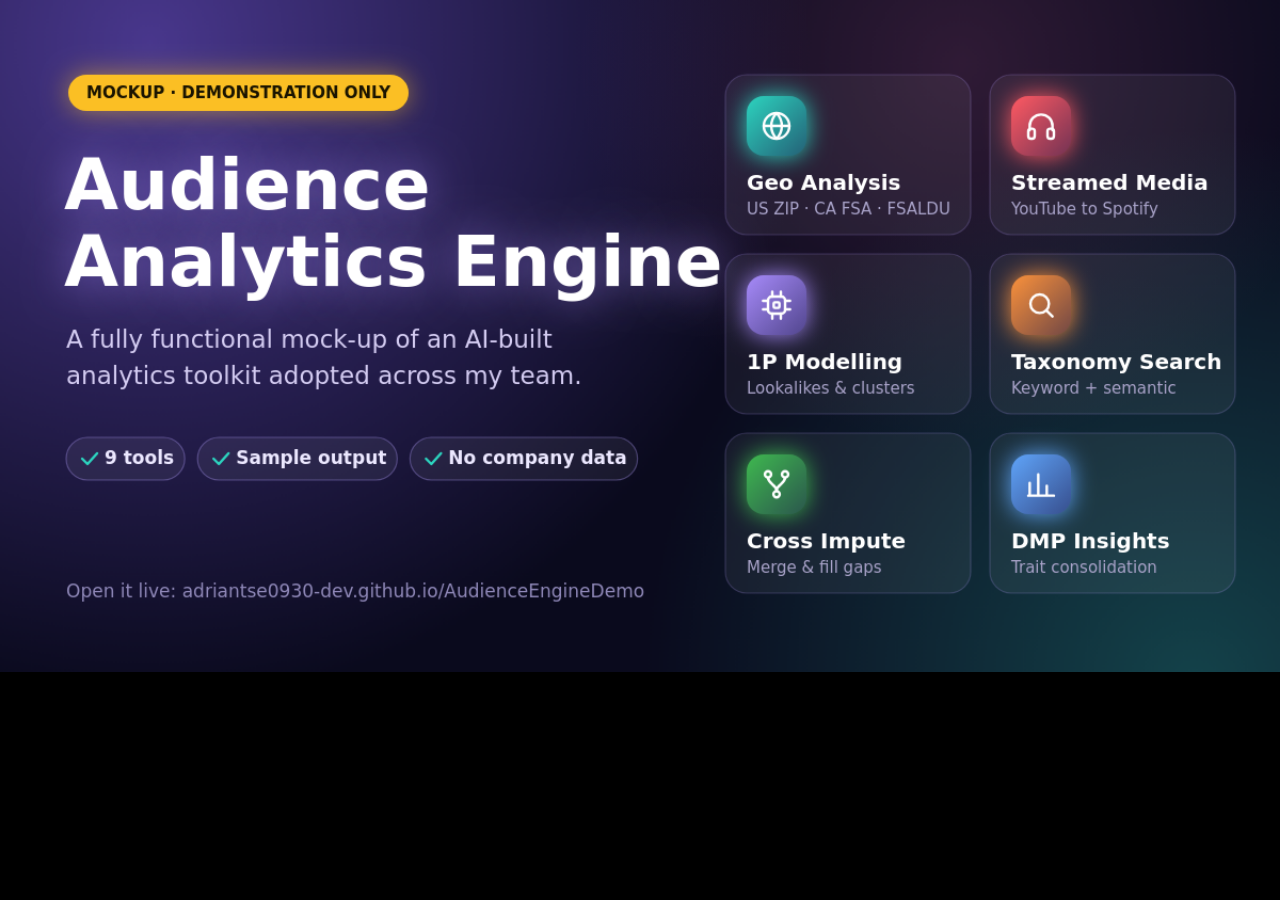
<file: tools/og-render.html>
<!DOCTYPE html>
<html lang="en"><head><meta charset="UTF-8"><title>OG render</title>
<style>html,body{margin:0;background:#000}canvas{display:block;width:100%;height:auto}</style></head>
<body><canvas id="c" width="1200" height="630"></canvas>
<script>
// Draws the 1200x630 link-preview card in the Midnight Glass style.
var ICONS = {
  globe: '<circle cx="12" cy="12" r="9"/><path d="M3 12h18M12 3c2.5 2.6 3.7 5.6 3.7 9s-1.2 6.4-3.7 9c-2.5-2.6-3.7-5.6-3.7-9S9.5 5.6 12 3z"/>',
  headphones: '<path d="M4 15v-3a8 8 0 0 1 16 0v3"/><rect x="3" y="14" width="4.5" height="7" rx="1.8"/><rect x="16.5" y="14" width="4.5" height="7" rx="1.8"/>',
  chip: '<rect x="6" y="6" width="12" height="12" rx="2.5"/><path d="M9 2.5V6M15 2.5V6M9 18v3.5M15 18v3.5M2.5 9H6M2.5 15H6M18 9h3.5M18 15h3.5"/><rect x="10" y="10" width="4" height="4" rx=".8"/>',
  search: '<circle cx="11" cy="11" r="6.5"/><path d="M20 20l-4.2-4.2"/>',
  merge: '<circle cx="6" cy="5" r="2.2"/><circle cx="18" cy="5" r="2.2"/><circle cx="12" cy="19" r="2.2"/><path d="M6 7.2c0 5 6 4.6 6 9.6M18 7.2c0 5-6 4.6-6 9.6"/>',
  chart: '<path d="M4 20V11M10 20V5M16 20v-7M21 20H3"/>'
};
var TILES = [
  ['Geo Analysis', 'US ZIP · CA FSA · FSALDU', '#2dd4bf', 'globe'],
  ['Streamed Media', 'YouTube to Spotify', '#ff5a63', 'headphones'],
  ['1P Modelling', 'Lookalikes & clusters', '#a78bfa', 'chip'],
  ['Taxonomy Search', 'Keyword + semantic', '#fb923c', 'search'],
  ['Cross Impute', 'Merge & fill gaps', '#3fb950', 'merge'],
  ['DMP Insights', 'Trait consolidation', '#60a5fa', 'chart']
];
var c = document.getElementById('c'), x = c.getContext('2d');
var F = '"Segoe UI", system-ui, sans-serif';

function rr(px, py, w, h, r) { x.beginPath(); x.roundRect(px, py, w, h, r); }
function glow(cx, cy, rad, col, a) {
  var g = x.createRadialGradient(cx, cy, 0, cx, cy, rad);
  g.addColorStop(0, col.replace('A', a)); g.addColorStop(1, col.replace('A', 0));
  x.fillStyle = g; x.fillRect(0, 0, 1200, 630);
}
function drawIcon(svg, ox, oy, size) {
  var doc = new DOMParser().parseFromString('<svg xmlns="http://www.w3.org/2000/svg">' + svg + '</svg>', 'image/svg+xml');
  var s = size / 24;
  x.save(); x.translate(ox, oy); x.scale(s, s);
  x.strokeStyle = '#fff'; x.lineWidth = 1.8; x.lineCap = 'round'; x.lineJoin = 'round';
  [].forEach.call(doc.documentElement.children, function (el) {
    var n = el.tagName, a = function (k) { return parseFloat(el.getAttribute(k) || 0); };
    if (n === 'path') x.stroke(new Path2D(el.getAttribute('d')));
    else if (n === 'circle') { x.beginPath(); x.arc(a('cx'), a('cy'), a('r'), 0, Math.PI * 2); x.stroke(); }
    else if (n === 'rect') { x.beginPath(); x.roundRect(a('x'), a('y'), a('width'), a('height'), a('rx')); x.stroke(); }
  });
  x.restore();
}
function mix(hex, t) { // blend hex with #1e1b4b by t (0..1 of hex)
  var a = parseInt(hex.slice(1), 16), b = 0x1e1b4b;
  var ch = function (sh) { return Math.round(((a >> sh) & 255) * t + ((b >> sh) & 255) * (1 - t)); };
  return 'rgb(' + ch(16) + ',' + ch(8) + ',' + ch(0) + ')';
}

document.fonts.load('800 60px "Segoe UI"').then(function () {
  // Background
  x.fillStyle = '#0a0a1d'; x.fillRect(0, 0, 1200, 630);
  glow(140, 40, 620, 'rgba(124,92,232,A)', .55);
  glow(1120, 640, 520, 'rgba(45,212,191,A)', .28);
  glow(900, 60, 360, 'rgba(244,114,182,A)', .16);

  // Badge
  x.font = '800 15px ' + F;
  var badge = 'MOCKUP · DEMONSTRATION ONLY', bw = x.measureText(badge).width + 34;
  x.shadowColor = 'rgba(251,191,36,.55)'; x.shadowBlur = 24;
  rr(64, 70, bw, 34, 17); x.fillStyle = '#fbbf24'; x.fill(); x.shadowBlur = 0;
  x.fillStyle = '#1a1400'; x.textBaseline = 'middle'; x.fillText(badge, 81, 88);

  // Title + subtitle
  x.textBaseline = 'alphabetic';
  x.shadowColor = 'rgba(167,139,250,.6)'; x.shadowBlur = 40;
  x.fillStyle = '#fff'; x.font = '800 66px ' + F;
  x.fillText('Audience', 60, 196); x.fillText('Analytics Engine', 60, 268);
  x.shadowBlur = 0;
  x.fillStyle = '#d4ccf2'; x.font = '400 23px ' + F;
  ['A fully functional mock-up of an AI-built', 'analytics toolkit adopted across my team.'].forEach(function (l, i) { x.fillText(l, 62, 326 + i * 34); });

  // Highlights
  var pills = ['9 tools','Sample output', 'No company data'], px = 62;
  x.font = '600 17px ' + F;
  pills.forEach(function (p) {
    var w = x.measureText(p).width + 46;
    rr(px, 410, w, 40, 20); x.fillStyle = 'rgba(255,255,255,.06)'; x.fill();
    x.strokeStyle = 'rgba(180,160,255,.35)'; x.lineWidth = 1.2; x.stroke();
    x.strokeStyle = '#2dd4bf'; x.lineWidth = 2.4; x.lineCap = 'round'; x.lineJoin = 'round';
    x.beginPath(); x.moveTo(px + 15, 430); x.lineTo(px + 20, 435); x.lineTo(px + 29, 425); x.stroke();
    x.fillStyle = '#ece8ff'; x.textBaseline = 'middle'; x.fillText(p, px + 36, 431); x.textBaseline = 'alphabetic';
    px += w + 12;
  });

  // Footer line
  x.fillStyle = '#8f88b8'; x.font = '500 17px ' + F;
  x.fillText('Open it live: adriantse0930-dev.github.io/AudienceEngineDemo', 62, 560);

  // Tile grid (right)
  var gx = 680, gy = 70, tw = 230, th = 150, gap = 18;
  TILES.forEach(function (t, i) {
    var cx = gx + (i % 2) * (tw + gap), cy = gy + Math.floor(i / 2) * (th + gap);
    rr(cx, cy, tw, th, 20); x.fillStyle = 'rgba(255,255,255,.055)'; x.fill();
    x.strokeStyle = 'rgba(180,160,255,.22)'; x.lineWidth = 1.2; x.stroke();
    var g = x.createLinearGradient(cx + 20, cy + 20, cx + 76, cy + 76);
    g.addColorStop(0, t[2]); g.addColorStop(1, mix(t[2], .38));
    x.shadowColor = t[2]; x.shadowBlur = 22;
    rr(cx + 20, cy + 20, 56, 56, 16); x.fillStyle = g; x.fill(); x.shadowBlur = 0;
    drawIcon(ICONS[t[3]], cx + 32, cy + 32, 32);
    x.fillStyle = '#fff'; x.font = '700 20px ' + F; x.fillText(t[0], cx + 20, cy + 108);
    x.fillStyle = '#a9a3c9'; x.font = '400 15px ' + F; x.fillText(t[1], cx + 20, cy + 131);
  });

  c.toBlob(function (b) {
    fetch('http://127.0.0.1:8799/save', { method: 'POST', body: b }).then(function (r) { return r.text(); })
      .then(function (t) { document.title = 'DONE ' + t; }).catch(function (e) { document.title = 'ERR ' + e.message; });
  }, 'image/png');
});
</script></body></html>
</file>
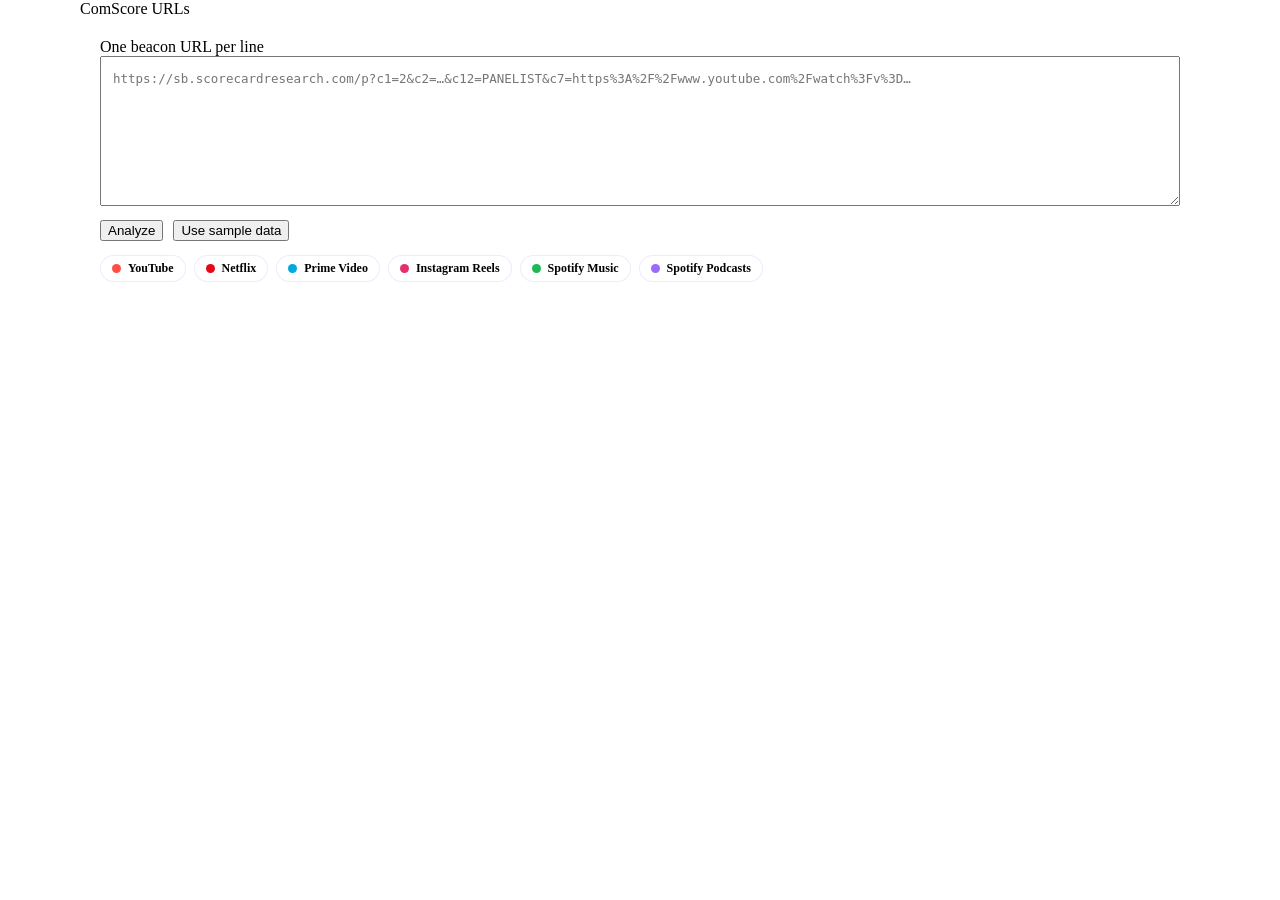
<file: src/pages/streamed-media.html>
<script data-demo="streamed_media">
// Streamed Media Analysis — demo back-end.
// Takes ComScore beacon URLs, reads the content page URL from the c7 parameter,
// detects the platform, resolves metadata from a fictional catalogue and infers
// interests and likely purchases per panelist (c12). Titles, creators and brands
// are all made up.
(function () {
  'use strict';
  var PLATFORMS = {
    youtube: { name: 'YouTube', color: '#ff4e45' },
    netflix: { name: 'Netflix', color: '#e50914' },
    prime: { name: 'Prime Video', color: '#00a8e1' },
    reels: { name: 'Instagram Reels', color: '#e1306c' },
    music: { name: 'Spotify Music', color: '#1db954' },
    podcast: { name: 'Spotify Podcasts', color: '#9b6bff' }
  };

  // ── Fictional catalogue ────────────────────────────────────────────────
  var CAT = {
    youtube: {
      Kx9Lm2Qa7Tp: { title: 'Sub-3 Marathon: The 16-Week Build', creator: 'Tempo Lab', type: 'Video', genre: 'Sports · Running', duration: '18:42', released: '2026-03-14', extra: { Views: '1.2M', Channel: 'Tempo Lab · 840K subscribers' },
        synopsis: 'A coach breaks down a 16-week plan to run a sub-three-hour marathon: mileage, long runs, fuelling and taper.', signals: ['running', 'fitness'] },
      Vb4Ne8Rw1Zc: { title: 'I Tried Every Budget Mirrorless Camera', creator: 'Frame & Focus', type: 'Video', genre: 'Tech · Photography', duration: '24:10', released: '2026-01-22', extra: { Views: '640K', Channel: 'Frame & Focus · 310K subscribers' },
        synopsis: 'Five entry-level mirrorless cameras tested side by side for autofocus, video and low light.', signals: ['photography', 'tech'] },
      Hq7Tu3Ys5Lp: { title: 'Weeknight Ramen in 20 Minutes', creator: 'Small Kitchen Big Flavour', type: 'Video', genre: 'Food · Cooking', duration: '11:05', released: '2025-11-02', extra: { Views: '2.8M', Channel: 'Small Kitchen Big Flavour · 1.9M subscribers' },
        synopsis: 'A fast, pantry-friendly ramen with a soft egg and chilli oil, made in one pot.', signals: ['cooking', 'family'] }
    },
    netflix: {
      '81234567': { title: 'Cobalt Ridge', creator: 'Netflix Original', type: 'Series · S2 E4', genre: 'Crime · Thriller', duration: '52 min', released: '2025-09-19', extra: { Episode: 'The Quarry Line', Rating: 'TV-MA', Seasons: '2' },
        synopsis: 'A small-town detective reopens a quarry accident that three families would rather keep buried.', signals: ['mystery'] },
      '81345678': { title: 'Saffron Terrace', creator: 'Netflix Film', type: 'Film', genre: 'Romance · Travel', duration: '1 h 54 min', released: '2026-02-13', extra: { Rating: 'PG-13', Language: 'English, Italian' },
        synopsis: 'A food writer on assignment along the Amalfi coast falls for the chef she was sent to review.', signals: ['travel', 'cooking'] },
      '81456789': { title: 'Pocketful of Thunder', creator: 'Netflix Docuseries', type: 'Docuseries · E3', genre: 'Documentary · Motorsport', duration: '47 min', released: '2026-04-04', extra: { Episode: 'Rain at the Ring', Rating: 'TV-14' },
        synopsis: 'Behind the scenes with an underdog endurance-racing team across one punishing season.', signals: ['cars', 'fitness'] }
    },
    prime: {
      B0CX12AB34: { title: 'Ironbark Rescue', creator: 'Prime Original', type: 'Series · S1 E2', genre: 'Action · Adventure', duration: '44 min', released: '2025-07-11', extra: { Episode: 'Flash Flood', Rating: 'TV-14' },
        synopsis: 'A volunteer search-and-rescue crew works the backcountry during the worst fire season in decades.', signals: ['outdoors'] },
      B0DQ56CD78: { title: 'Juniper Vale Bake-Off', creator: 'Prime Video', type: 'Reality · E6', genre: 'Food · Competition', duration: '58 min', released: '2026-01-30', extra: { Episode: 'Laminated Dough Week', Rating: 'TV-G' },
        synopsis: 'Ten home bakers compete in a converted barn. This week: croissants, kouign-amann and a showstopper.', signals: ['baking', 'family'] },
      B0EZ90EF12: { title: 'The Algorithm of Ellie Marsh', creator: 'Prime Film', type: 'Film', genre: 'Sci-Fi · Drama', duration: '2 h 6 min', released: '2025-10-24', extra: { Rating: 'PG-13', Language: 'English' },
        synopsis: 'A data scientist discovers her smart-home assistant has been quietly rewriting her life.', signals: ['tech'] }
    },
    reels: {
      C7xPq2LmN8a: { title: '5-minute desk stretch routine', creator: '@mobility.mia', type: 'Reel', genre: 'Wellness', duration: '0:42', released: '2026-05-02', extra: { Hashtags: '#deskjob #mobility #wfh', Likes: '84K' },
        synopsis: 'Five quick stretches for neck, hips and wrists, filmed at a standing desk.', signals: ['wellness', 'fitness'] },
      C8bRt5VwK2c: { title: 'Thrifted fit check: fall layers', creator: '@rewear.rory', type: 'Reel', genre: 'Fashion', duration: '0:28', released: '2025-10-08', extra: { Hashtags: '#thrift #sustainablefashion', Likes: '31K' },
        synopsis: 'Three autumn outfits built entirely from second-hand finds, with prices.', signals: ['fashion'] },
      C9dSy7XzM4e: { title: 'Toddler-proof snack hacks', creator: '@busy.parent.bea', type: 'Reel', genre: 'Parenting', duration: '0:35', released: '2026-03-27', extra: { Hashtags: '#toddlerlife #momhacks', Likes: '120K' },
        synopsis: 'Mess-free snack containers and a weekly prep routine for two kids under four.', signals: ['family'] }
    },
    music: {
      '4uLU6hMCjMI75M1A2tKUQC': { title: 'Glasswing', creator: 'Neon Pilgrims', type: 'Track', genre: 'Synthwave · Electronic', duration: '3:48', released: '2025-08-15', extra: { Album: 'Opal Circuit', Explicit: 'No' },
        synopsis: 'Driving retro-synth instrumental from the album Opal Circuit.', signals: ['gaming', 'cars'] },
      '7qiZfU4dY1lWllzX7mPBI3': { title: 'Bramblewick Farm', creator: 'Marrow Creek', type: 'Track', genre: 'Indie Folk', duration: '4:12', released: '2026-02-06', extra: { Album: 'Low Tide Hymns', Explicit: 'No' },
        synopsis: 'Acoustic folk song about leaving the city for a small farm.', signals: ['outdoors', 'coffee'] },
      '1rfofaqEpACxVEHIZBJe6W': { title: 'Brass & Bramble (Workout Mix)', creator: 'Larkspur', type: 'Track', genre: 'Dance · Workout', duration: '3:05', released: '2026-01-09', extra: { Album: 'Peak Hour', Explicit: 'No', BPM: '128' },
        synopsis: 'High-tempo remix built for interval training playlists.', signals: ['fitness'] }
    },
    podcast: {
      '5Xt5DXGzch68nYYamXrNxZ': { title: 'Index funds vs robo-advisors in 2026', creator: 'The Compound Interest Hour', type: 'Podcast · Ep 142', genre: 'Business · Personal Finance', duration: '47:20', released: '2026-04-21', extra: { Show: 'The Compound Interest Hour', Publisher: 'Ledger Lane Media' },
        synopsis: 'Two planners compare fees, rebalancing and tax efficiency for first-time investors.', signals: ['investing'] },
      '0vFpG1y0tFzE8ZqEjS9B2x': { title: 'Reading a mortgage pre-approval', creator: 'First-Time Buyer Diaries', type: 'Podcast · Ep 31', genre: 'Personal Finance · Home', duration: '38:05', released: '2026-03-03', extra: { Show: 'First-Time Buyer Diaries', Publisher: 'Open Door Audio' },
        synopsis: 'What the numbers on a pre-approval letter mean, and the costs buyers forget to budget for.', signals: ['home-buying', 'investing'] },
      '3kWzpH6xuj5mjvR8Y0AqE1': { title: 'Gravel bikes under $2k', creator: 'Two Wheels Weekly', type: 'Podcast · Ep 88', genre: 'Sports · Cycling', duration: '52:40', released: '2026-05-12', extra: { Show: 'Two Wheels Weekly', Publisher: 'Crankset Radio' },
        synopsis: 'The hosts ride and rank six gravel bikes, with advice on fit and tyre clearance.', signals: ['cycling', 'fitness'] },
      '6aTqUwZq8Lm5RtYvBn3Ce7': { title: 'Sleep training without tears', creator: 'Parent Hours', type: 'Podcast · Ep 12', genre: 'Kids & Family', duration: '33:15', released: '2026-02-18', extra: { Show: 'Parent Hours', Publisher: 'Little Moon Studio' },
        synopsis: 'A paediatric sleep consultant answers listener questions about naps and night waking.', signals: ['family'] }
    }
  };

  // Interest → likely purchases (brands are fictional).
  var RULES = {
    running: [['Running shoes', 'Strideline'], ['GPS sports watch', 'Pulsewave']],
    fitness: [['Gym membership', 'Brightside Fitness'], ['Protein & supplements', 'Corefuel']],
    cycling: [['Gravel bike', 'Spoke & Chain'], ['GPS sports watch', 'Pulsewave']],
    photography: [['Mirrorless camera', 'Lumora']],
    tech: [['Smart home devices', 'Nestwise']],
    cooking: [['Meal kit subscription', 'HearthBox']],
    baking: [['Stand mixer & bakeware', 'KitchenCraft']],
    mystery: [['Audiobook subscription', 'Pageturn']],
    travel: [['Premium travel credit card', 'Wayfarer Rewards']],
    cars: [['Performance EV', 'Velocity Motors']],
    outdoors: [['Outdoor gear', 'Trailhead Outfitters'], ['SUV / 4x4', 'Ridgeline Auto']],
    wellness: [['Standing desk', 'Elevate Desks']],
    fashion: [['Resale marketplace', 'Loop Market']],
    family: [['Grocery delivery', 'FreshCart'], ['Baby & toddler products', 'Little Sprout']],
    gaming: [['Gaming headset', 'Apex Audio']],
    coffee: [['Specialty coffee subscription', 'Roastline']],
    investing: [['Robo-advisor', 'Northpeak Invest']],
    'home-buying': [['Mortgage pre-approval', 'Keystone Home Lending'], ['Home insurance', 'Hearthguard Insurance']]
  };
  var INTEREST_LABEL = { running: 'Running', fitness: 'Fitness', cycling: 'Cycling', photography: 'Photography', tech: 'Tech early adopter', cooking: 'Home cooking',
    baking: 'Baking', mystery: 'Mystery & crime', travel: 'Travel', cars: 'Cars & motorsport', outdoors: 'Outdoors', wellness: 'Wellness', fashion: 'Sustainable fashion',
    family: 'Young family', gaming: 'Gaming', coffee: 'Coffee culture', investing: 'Investing', 'home-buying': 'Home buying' };

  // ── URL parsing ───────────────────────────────────────────────────────
  function parse(raw) {
    var out = { input: raw, outcome: 'OK' };
    var u;
    try { u = new URL(raw.trim()); } catch (e) { out.outcome = 'INVALID'; out.reason = 'Not a URL'; return out; }
    if (!/scorecardresearch\.com$/i.test(u.hostname)) { out.outcome = 'INVALID'; out.reason = 'Not a ComScore beacon URL'; return out; }
    var page = u.searchParams.get('c7');
    out.panelist = u.searchParams.get('c12') || 'Unknown';
    out.ts = u.searchParams.get('ns_ts');
    if (!page) { out.outcome = 'INVALID'; out.reason = 'No page URL (c7) in the beacon'; return out; }
    var p;
    try { p = new URL(page); } catch (e) { out.outcome = 'INVALID'; out.reason = 'Page URL (c7) is malformed'; return out; }
    out.page = p.href;
    var h = p.hostname.replace(/^www\./, ''), m;
    if (/youtube\.com$/.test(h) && (m = p.searchParams.get('v'))) { out.platform = 'youtube'; out.id = m; }
    else if (h === 'youtu.be') { out.platform = 'youtube'; out.id = p.pathname.slice(1); }
    else if (/netflix\.com$/.test(h) && (m = p.pathname.match(/\/(?:watch|title)\/(\d+)/))) { out.platform = 'netflix'; out.id = m[1]; }
    else if (/primevideo\.com$|amazon\.(com|ca)$/.test(h) && (m = p.pathname.match(/\/detail\/([A-Z0-9]+)/i))) { out.platform = 'prime'; out.id = m[1]; }
    else if (/instagram\.com$/.test(h) && (m = p.pathname.match(/\/reels?\/([\w-]+)/))) { out.platform = 'reels'; out.id = m[1]; }
    else if (h === 'open.spotify.com' && (m = p.pathname.match(/\/track\/(\w+)/))) { out.platform = 'music'; out.id = m[1]; }
    else if (h === 'open.spotify.com' && (m = p.pathname.match(/\/episode\/(\w+)/))) { out.platform = 'podcast'; out.id = m[1]; }
    else { out.outcome = 'UNSUPPORTED'; out.reason = 'Platform not supported: ' + h; return out; }
    var meta = (CAT[out.platform] || {})[out.id];
    if (!meta) { out.outcome = 'NOT_FOUND'; out.reason = 'Content ID not found (removed or region-locked)'; return out; }
    Object.keys(meta).forEach(function (k) { out[k] = meta[k]; });
    return out;
  }

  function insights(items) {
    var by = {};
    items.filter(function (i) { return i.outcome === 'OK'; }).forEach(function (i) {
      var P = by[i.panelist] || (by[i.panelist] = { titles: 0, interests: {}, evidence: {}, platforms: {} });
      P.titles++;
      (P.platforms[i.platform] = P.platforms[i.platform] || []).push(i);
      i.signals.forEach(function (s) { P.interests[s] = (P.interests[s] || 0) + 1; (P.evidence[s] = P.evidence[s] || []).push(i); });
    });
    var out = {};
    Object.keys(by).sort().forEach(function (pid) {
      var P = by[pid];
      var interests = Object.keys(P.interests).map(function (k) { return { key: k, label: INTEREST_LABEL[k] || k, score: P.interests[k] }; })
        .sort(function (a, b) { return b.score - a.score || a.label.localeCompare(b.label); });
      var prod = {};
      interests.forEach(function (it) {
        (RULES[it.key] || []).forEach(function (r) {
          var key = r[0] + '|' + r[1], x = prod[key] || (prod[key] = { product: r[0], brand: r[1], score: 0, because: {} });
          x.score += it.score;
          P.evidence[it.key].forEach(function (e) { x.because[e.platform + ':' + e.id] = e; });
        });
      });
      var products = Object.keys(prod).map(function (k) {
        var x = prod[k], ev = Object.keys(x.because).map(function (q) { return x.because[q]; });
        var conf = Math.round(100 * (1 - Math.exp(-0.55 * x.score - 0.15 * ev.length)));
        return { product: x.product, brand: x.brand, confidence: Math.min(96, conf),
                 evidence: ev.map(function (e) { return { platform: e.platform, title: e.title, creator: e.creator }; }) };
      }).sort(function (a, b) { return b.confidence - a.confidence || a.product.localeCompare(b.product); });
      // One headline per platform: what that platform's title points to most directly
      // (its primary signal), scored with the panelist's overall confidence.
      var byPlatform = Object.keys(P.platforms).map(function (pl) {
        var item = P.platforms[pl][0], rule = (RULES[item.signals[0]] || [])[0];
        var best = rule && products.filter(function (p) { return p.product === rule[0] && p.brand === rule[1]; })[0];
        return { platform: pl, title: item.title, creator: item.creator, type: item.type, product: best && best.product, brand: best && best.brand, confidence: best && best.confidence };
      });
      out[pid] = { titles: P.titles, interests: interests, products: products, byPlatform: byPlatform };
    });
    return out;
  }

  var jobs = {}, order = [];
  Mock.route('POST', '/streamed-media/api/analyze', function (req) {
    var urls = (req.json && req.json.urls) || [];
    urls = urls.map(function (u) { return String(u).trim(); }).filter(Boolean);
    if (!urls.length) return Mock.json({ error: 'Paste at least one ComScore URL.' }, 400);
    if (urls.length > 2000) return Mock.json({ error: 'Up to 2,000 URLs per run.' }, 400);
    var items = urls.map(parse);
    var ins = insights(items);
    var job = Math.random().toString(16).slice(2, 12);
    jobs[job] = { items: items, insights: ins }; order.push(job);
    while (order.length > 6) delete jobs[order.shift()];
    return { job: job, items: items, insights: ins, platforms: PLATFORMS };
  }, { latency: [500, 900] });

  Mock.route('GET', '/streamed-media/api/export', async function (req) {
    var j = jobs[req.query.job || ''];
    if (!j) return Mock.json({ error: 'That run has expired — run it again.' }, 404);
    var titles = j.items.map(function (i) {
      return { 'Panelist': i.panelist || '', 'Platform': i.platform ? PLATFORMS[i.platform].name : '', 'Outcome': i.outcome, 'Title': i.title || '', 'Creator / show': i.creator || '',
        'Type': i.type || '', 'Genre': i.genre || '', 'Duration': i.duration || '', 'Released': i.released || '', 'Synopsis': i.synopsis || '', 'Content URL': i.page || '', 'Note': i.reason || '' };
    });
    var ins = [];
    Object.keys(j.insights).forEach(function (pid) {
      j.insights[pid].products.forEach(function (p) {
        ins.push({ 'Panelist': pid, 'Likely customer for': p.product, 'Example brand': p.brand, 'Confidence %': p.confidence,
          'Because they watched / listened to': p.evidence.map(function (e) { return e.title + ' (' + PLATFORMS[e.platform].name + ')'; }).join('; ') });
      });
    });
    if (req.query.format === 'csv') return Mock.file('﻿' + Mock.csv.stringify(titles), 'streamed_media_titles.csv', 'text/csv');
    return Mock.file(await Mock.xlsxBlob({ 'Titles': titles, 'Insights': ins }), 'streamed_media_analysis.xlsx');
  });

  // Sample beacons: three panelists across every platform, plus two failures.
  function beacon(page, panelist, n) {
    return 'https://sb.scorecardresearch.com/p?c1=2&c2=7700001&ns_ap_sv=2.1&c12=' + panelist + '&ns_ts=' + (1778000000000 + n * 86400000) + '&c7=' + encodeURIComponent(page);
  }
  var SAMPLE = [
    ['https://www.youtube.com/watch?v=Kx9Lm2Qa7Tp', 'P10017'], ['https://open.spotify.com/episode/5Xt5DXGzch68nYYamXrNxZ', 'P10017'],
    ['https://open.spotify.com/episode/3kWzpH6xuj5mjvR8Y0AqE1', 'P10017'], ['https://open.spotify.com/track/1rfofaqEpACxVEHIZBJe6W', 'P10017'],
    ['https://www.instagram.com/reel/C7xPq2LmN8a/', 'P10017'], ['https://www.netflix.com/watch/81456789', 'P10017'],
    ['https://www.primevideo.com/detail/B0CX12AB34', 'P10017'],
    ['https://open.spotify.com/episode/0vFpG1y0tFzE8ZqEjS9B2x', 'P10042'], ['https://open.spotify.com/episode/6aTqUwZq8Lm5RtYvBn3Ce7', 'P10042'],
    ['https://www.instagram.com/reel/C9dSy7XzM4e/', 'P10042'], ['https://www.primevideo.com/detail/B0DQ56CD78', 'P10042'],
    ['https://www.youtube.com/watch?v=Hq7Tu3Ys5Lp', 'P10042'], ['https://open.spotify.com/track/7qiZfU4dY1lWllzX7mPBI3', 'P10042'],
    ['https://www.netflix.com/watch/81234567', 'P10042'],
    ['https://www.netflix.com/watch/81345678', 'P10088'], ['https://www.primevideo.com/detail/B0EZ90EF12', 'P10088'],
    ['https://www.youtube.com/watch?v=Vb4Ne8Rw1Zc', 'P10088'], ['https://www.instagram.com/reel/C8bRt5VwK2c/', 'P10088'],
    ['https://open.spotify.com/track/4uLU6hMCjMI75M1A2tKUQC', 'P10088'], ['https://open.spotify.com/episode/5Xt5DXGzch68nYYamXrNxZ', 'P10088'],
    ['https://www.youtube.com/watch?v=Zz0Zz0Zz0Zz', 'P10088']
  ];
  Mock.route('GET', '/streamed-media/api/sample', function () {
    var urls = SAMPLE.map(function (s, i) { return beacon(s[0], s[1], i); });
    urls.splice(9, 0, 'https://www.example.com/not-a-beacon?page=1');
    return { urls: urls };
  }, { latency: 0 });
})();
</script>

<meta charset="UTF-8">
<meta name="viewport" content="width=device-width, initial-scale=1.0">
<title>Streamed Media Analysis</title>
<style>
  html,body{margin:0}
  .container{max-width:1120px;margin:0 auto}
  .card{padding:20px;margin-bottom:16px}
  .hidden{display:none!important}
  textarea{width:100%;min-height:150px;resize:vertical;font:12.5px/1.55 Consolas,Monaco,monospace!important;box-sizing:border-box;padding:12px!important}
  .row-actions{display:flex;gap:10px;align-items:center;flex-wrap:wrap;margin-top:14px}
  .plats{display:flex;flex-wrap:wrap;gap:8px;margin-top:14px}
  .plat{display:inline-flex;align-items:center;gap:7px;font-size:12px;font-weight:600;padding:5px 11px;border-radius:99px;border:1px solid rgba(180,160,255,.22);background:rgba(255,255,255,.04)}
  .plat i{width:9px;height:9px;border-radius:50%;background:var(--pc)}
  .status{display:none;margin-top:14px;padding:10px 14px}
  .stats{display:grid;grid-template-columns:repeat(4,1fr);gap:12px}
  .stat{padding:16px;border-radius:14px;border:1px solid rgba(180,160,255,.2);background:rgba(255,255,255,.045)}
  .stat b{display:block;font-size:26px;line-height:1.1}
  .stat span{font-size:12px;color:var(--muted)}
  .tbl{width:100%;border-collapse:collapse;font-size:13px}
  .tbl th{text-align:left;font-size:12px;font-weight:600;color:var(--muted);padding:8px 10px;border-bottom:1px solid rgba(180,160,255,.2);white-space:nowrap}
  .tbl td{padding:9px 10px;border-bottom:1px solid rgba(180,160,255,.08);vertical-align:top}
  .tbl tr.main{cursor:pointer;transition:background .15s}
  .tbl tr.main:hover td{background:rgba(255,255,255,.04)}
  .tbl tr.detail td{background:rgba(0,0,0,.18);font-size:12.5px;color:#d9d0ff}
  .tbl .t{font-weight:600}
  .tbl .s{color:var(--muted);font-size:12px}
  .badge{display:inline-flex;align-items:center;gap:6px;font-size:11.5px;font-weight:700;padding:3px 9px;border-radius:99px;white-space:nowrap;color:#fff;background:color-mix(in srgb,var(--pc) 75%,#000)}
  .oc{font-size:11px;font-weight:700;padding:2px 8px;border-radius:6px}
  .oc-OK{color:#8ef0e0;background:rgba(45,212,191,.12)}
  .oc-NOT_FOUND,.oc-UNSUPPORTED{color:#fcd34d;background:rgba(251,191,36,.12)}
  .oc-INVALID{color:#fca5a5;background:rgba(248,113,113,.12)}
  .kv{display:grid;grid-template-columns:repeat(auto-fill,minmax(180px,1fr));gap:6px 18px;margin-top:8px}
  .kv div span{color:var(--muted);margin-right:6px}
  .tags{display:flex;flex-wrap:wrap;gap:6px;margin-top:8px}
  .tag{font-size:11.5px;padding:2px 9px;border-radius:99px;background:rgba(139,108,240,.2);color:#d6c9ff}
  .who{display:flex;gap:8px;flex-wrap:wrap;margin-bottom:14px}
  .who button{border:1px solid rgba(180,160,255,.3);background:rgba(255,255,255,.04);color:var(--text);border-radius:99px;padding:7px 14px;font-weight:600;font-size:13px;cursor:pointer;transition:all .2s}
  .who button.on{background:#8b6cf0;border-color:transparent;color:#fff}
  .ins{display:grid;grid-template-columns:1fr 1.4fr;gap:16px}
  .ibar{display:grid;grid-template-columns:150px 1fr 26px;align-items:center;gap:10px;margin-bottom:9px;font-size:13px}
  .ibar .tr{height:8px;border-radius:8px;background:rgba(255,255,255,.07);overflow:hidden}
  .ibar .tr i{display:block;height:100%;border-radius:8px;background:linear-gradient(90deg,#8b6cf0,#2dd4bf);transform-origin:0 50%}
  .prod{display:grid;grid-template-columns:1fr 64px;gap:4px 14px;padding:12px 14px;border-radius:12px;border:1px solid rgba(180,160,255,.18);background:rgba(255,255,255,.035);margin-bottom:10px}
  .prod .p{font-weight:700}
  .prod .b{font-size:12px;color:var(--muted)}
  .prod .c{grid-row:span 2;text-align:right;font-size:22px;font-weight:800;color:#5eead4}
  .prod .c small{display:block;font-size:10.5px;font-weight:600;color:var(--muted)}
  .prod .ev{grid-column:1/-1;display:flex;flex-wrap:wrap;gap:6px;margin-top:6px}
  .pp{display:grid;grid-template-columns:repeat(3,1fr);gap:12px}
  .pcard{padding:14px 16px;border-radius:14px;border:1px solid color-mix(in srgb,var(--pc) 45%,transparent);background:linear-gradient(160deg,color-mix(in srgb,var(--pc) 14%,transparent),rgba(255,255,255,.02))}
  .pcard h4{margin:8px 0 2px;font-size:14px}
  .pcard .s{font-size:12px;color:var(--muted)}
  .pcard .arrow{margin:10px 0 2px;font-size:12px;color:var(--muted)}
  .pcard .to{font-weight:700;color:#fff}
  .note{font-size:12px;color:var(--faint);margin-top:10px}
  @media (max-width:820px){.stats{grid-template-columns:repeat(2,1fr)}.ins,.pp{grid-template-columns:1fr}}
</style>
</head>
<body>
<div class="shell">
<div class="container">

  <div class="sec-head">ComScore URLs</div>
  <div class="card">
    <label for="urls">One beacon URL per line</label>
    <textarea id="urls" placeholder="https://sb.scorecardresearch.com/p?c1=2&amp;c2=…&amp;c12=PANELIST&amp;c7=https%3A%2F%2Fwww.youtube.com%2Fwatch%3Fv%3D…"></textarea>
    <div class="row-actions">
      <button class="btn btn-primary" id="runBtn">Analyze</button>
      <button class="btn btn-secondary" id="sampleBtn">Use sample data</button>
      <span class="hint" id="count"></span>
    </div>
    <div class="plats" id="plats"></div>
    <div class="status" id="status"></div>
  </div>

  <div id="results" class="hidden">
    <div class="stats" id="stats"></div>

    <div class="sec-head">Audience insights</div>
    <div class="who" id="who"></div>
    <div class="ins">
      <div class="card"><label>Interests</label><div id="interests" style="margin-top:12px"></div></div>
      <div class="card"><label>Likely customer for</label><div id="products" style="margin-top:12px"></div><p class="note">Brands are fictional examples.</p></div>
    </div>

    <div class="sec-head">By platform</div>
    <div class="pp" id="byPlatform"></div>

    <div class="sec-head">Titles</div>
    <div class="card" style="padding:8px 8px 4px;overflow-x:auto">
      <table class="tbl"><thead><tr><th>Platform</th><th>Title</th><th>Type</th><th>Genre</th><th>Duration</th><th>Released</th><th>Panelist</th><th>Outcome</th></tr></thead><tbody id="titles"></tbody></table>
    </div>
    <div class="row-actions">
      <button class="btn btn-secondary" id="xlsxBtn">⬇ Excel (titles + insights)</button>
      <button class="btn btn-secondary" id="csvBtn">⬇ CSV (titles)</button>
    </div>
  </div>

</div>
</div>
<script>
const $ = id => document.getElementById(id);
const esc = s => String(s == null ? '' : s).replace(/[&<>"]/g, c => ({ '&': '&amp;', '<': '&lt;', '>': '&gt;', '"': '&quot;' }[c]));
const PLAT = { youtube: ['YouTube', '#ff4e45'], netflix: ['Netflix', '#e50914'], prime: ['Prime Video', '#00a8e1'], reels: ['Instagram Reels', '#e1306c'], music: ['Spotify Music', '#1db954'], podcast: ['Spotify Podcasts', '#9b6bff'] };
const badge = p => p ? `<span class="badge" style="--pc:${PLAT[p][1]}">${PLAT[p][0]}</span>` : '<span class="s">—</span>';
const rise = (el, i, d) => el.animate([{ opacity: 0, transform: 'translateY(10px)' }, { opacity: 1, transform: 'none' }], { duration: 360, delay: (d || 0) + i * 45, easing: 'cubic-bezier(.2,.8,.2,1)', fill: 'both' });
let RUN = null, WHO = null;

$('plats').innerHTML = Object.keys(PLAT).map(k => `<span class="plat" style="--pc:${PLAT[k][1]}"><i></i>${PLAT[k][0]}</span>`).join('');
$('urls').addEventListener('input', count);
function count() { const n = $('urls').value.split(/\n/).filter(x => x.trim()).length; $('count').textContent = n ? n + ' URL' + (n > 1 ? 's' : '') : ''; }
function status(cls, msg) { const s = $('status'); s.className = 'status ' + cls; s.innerHTML = msg; s.style.display = msg ? 'block' : 'none'; }

$('sampleBtn').onclick = async () => {
  const d = await (await fetch('/streamed-media/api/sample')).json();
  $('urls').value = d.urls.join('\n'); count();
};
$('runBtn').onclick = run;
async function run() {
  const urls = $('urls').value.split(/\n/).map(x => x.trim()).filter(Boolean);
  $('runBtn').disabled = true; status('info', 'Reading beacons and resolving metadata…');
  try {
    const r = await fetch('/streamed-media/api/analyze', { method: 'POST', body: JSON.stringify({ urls }) });
    const d = await r.json();
    if (!r.ok) throw new Error(d.error);
    RUN = d; status('', ''); render();
  } catch (e) { status('err', e.message); }
  finally { $('runBtn').disabled = false; }
}

function render() {
  const items = RUN.items, ok = items.filter(i => i.outcome === 'OK');
  const pids = Object.keys(RUN.insights);
  $('stats').innerHTML = [[items.length, 'URLs read'], [ok.length, 'Titles resolved'], [new Set(ok.map(i => i.platform)).size, 'Platforms'], [pids.length, 'Panelists']]
    .map(s => `<div class="stat"><b>${s[0]}</b><span>${s[1]}</span></div>`).join('');
  $('results').classList.remove('hidden');
  [...$('stats').children].forEach((c, i) => rise(c, i));
  $('who').innerHTML = pids.map(p => `<button data-p="${esc(p)}">${esc(p)} · ${RUN.insights[p].titles} titles</button>`).join('');
  $('who').querySelectorAll('button').forEach(b => b.onclick = () => showWho(b.dataset.p));
  $('titles').innerHTML = items.map((i, n) => `<tr class="main" data-n="${n}"><td>${badge(i.platform)}</td>
    <td><div class="t">${esc(i.title || i.reason || '')}</div><div class="s">${esc(i.creator || i.page || i.input)}</div></td>
    <td>${esc(i.type || '')}</td><td>${esc(i.genre || '')}</td><td>${esc(i.duration || '')}</td><td>${esc(i.released || '')}</td>
    <td>${esc(i.panelist || '')}</td><td><span class="oc oc-${i.outcome}">${i.outcome.replace('_', ' ')}</span></td></tr>`).join('');
  $('titles').querySelectorAll('tr.main').forEach((tr, i) => { rise(tr, i, 200); tr.onclick = () => toggleDetail(tr); });
  showWho(pids[0]);
}
function toggleDetail(tr) {
  const nx = tr.nextElementSibling;
  if (nx && nx.classList.contains('detail')) { nx.remove(); return; }
  const i = RUN.items[+tr.dataset.n];
  const kv = i.outcome === 'OK' ? Object.entries(Object.assign({ 'Creator / show': i.creator }, i.extra || {})).map(([k, v]) => `<div><span>${esc(k)}</span>${esc(v)}</div>`).join('') : '';
  const row = document.createElement('tr'); row.className = 'detail';
  row.innerHTML = `<td colspan="8">${i.outcome === 'OK' ? `<div>${esc(i.synopsis)}</div><div class="kv">${kv}</div>
    <div class="tags">${i.signals.map(s => `<span class="tag">${esc(s.replace('-', ' '))}</span>`).join('')}</div>` : esc(i.reason)}
    <div class="s" style="margin-top:8px;word-break:break-all">${esc(i.page || i.input)}</div></td>`;
  tr.after(row); rise(row, 0);
}
function showWho(p) {
  WHO = p; const I = RUN.insights[p]; if (!I) return;
  $('who').querySelectorAll('button').forEach(b => b.classList.toggle('on', b.dataset.p === p));
  const max = Math.max(...I.interests.map(x => x.score));
  $('interests').innerHTML = I.interests.slice(0, 8).map(x => `<div class="ibar"><span>${esc(x.label)}</span><span class="tr"><i style="width:${x.score / max * 100}%"></i></span><b>${x.score}</b></div>`).join('');
  $('interests').querySelectorAll('.tr i').forEach((b, i) => b.animate([{ transform: 'scaleX(0)' }, { transform: 'scaleX(1)' }], { duration: 600, delay: i * 60, easing: 'cubic-bezier(.2,.8,.2,1)', fill: 'both' }));
  $('products').innerHTML = I.products.slice(0, 5).map(x => `<div class="prod"><div class="p">${esc(x.product)}</div><div class="c">${x.confidence}%<small>confidence</small></div>
    <div class="b">e.g. ${esc(x.brand)}</div><div class="ev">${x.evidence.map(e => `<span class="badge" style="--pc:${PLAT[e.platform][1]}" title="${esc(e.creator)}">${esc(e.title)}</span>`).join('')}</div></div>`).join('');
  [...$('products').children].forEach((c, i) => rise(c, i));
  $('byPlatform').innerHTML = I.byPlatform.map(x => `<div class="pcard" style="--pc:${PLAT[x.platform][1]}">${badge(x.platform)}
    <h4>${esc(x.title)}</h4><div class="s">${esc(x.creator)} · ${esc(x.type)}</div>
    <div class="arrow">→ likely customer for</div><div class="to">${x.product ? esc(x.product) + ' · ' + esc(x.brand) : '—'}</div>
    ${x.confidence ? `<div class="s">${x.confidence}% confidence</div>` : ''}</div>`).join('');
  [...$('byPlatform').children].forEach((c, i) => rise(c, i));
}
$('xlsxBtn').onclick = () => RUN && Mock.downloadFrom('/streamed-media/api/export?job=' + RUN.job);
$('csvBtn').onclick = () => RUN && Mock.downloadFrom('/streamed-media/api/export?format=csv&job=' + RUN.job);
</script>
</body>
</html>
</file>
